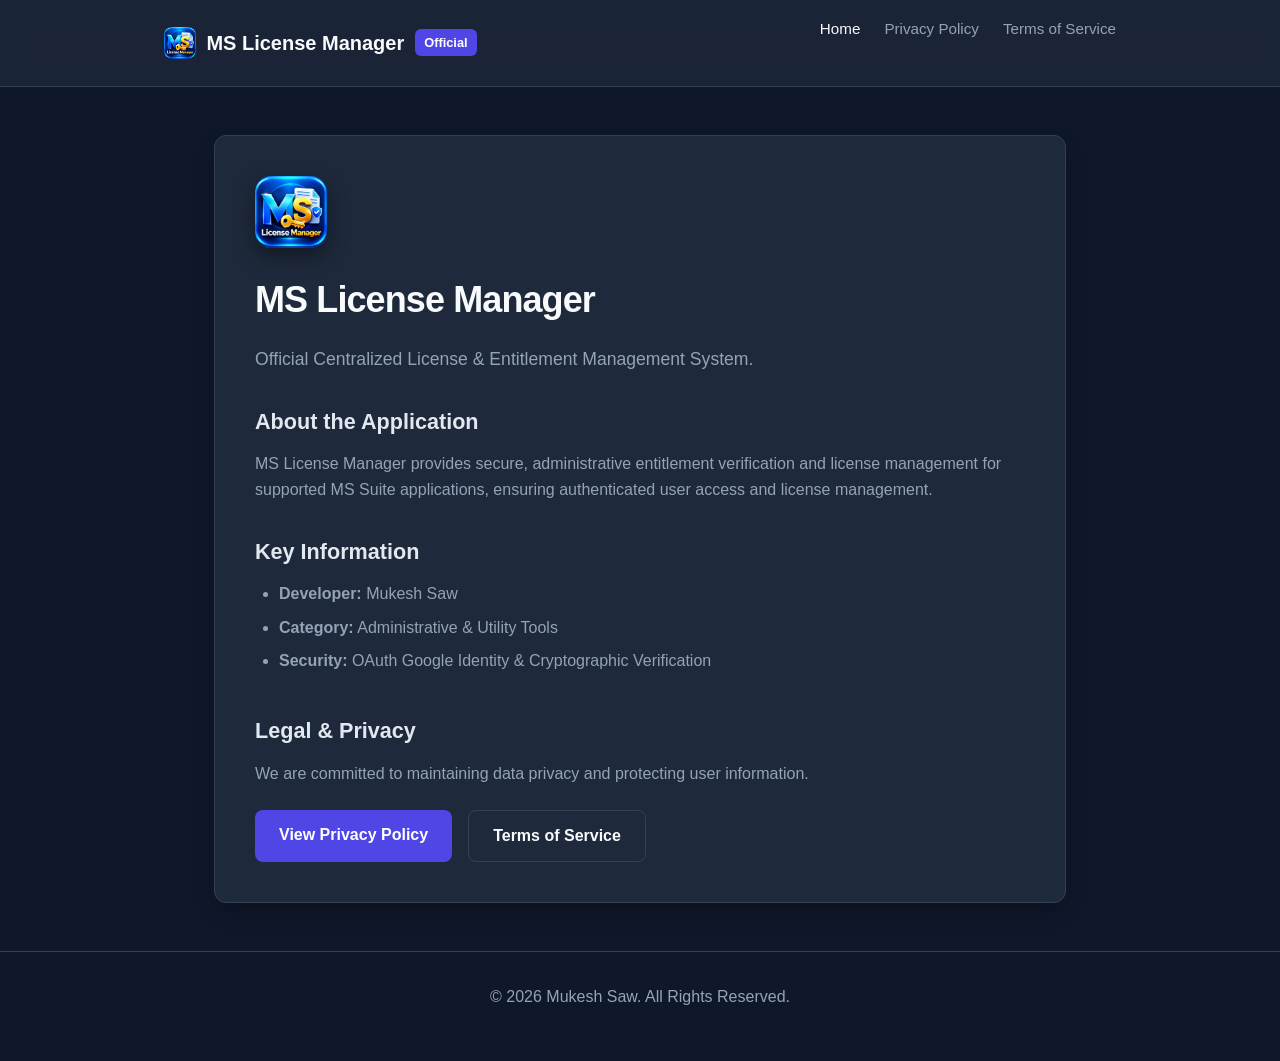
<file: index.html>
<!DOCTYPE html>
<html lang="en">
<head>
  <meta charset="UTF-8">
  <meta name="viewport" content="width=device-width, initial-scale=1.0">
  <title>MS License Manager - Official Portal</title>
  <link rel="stylesheet" href="style.css">
</head>
<body>

  <header>
    <div class="nav-container">
      <a href="index.html" class="logo">
        <img src="icon.png" alt="App Icon" class="logo-img">
        <span>MS License Manager</span>
        <span class="logo-badge">Official</span>
      </a>
      <ul class="nav-links">
        <li><a href="index.html" class="active">Home</a></li>
        <li><a href="privacy-policy.html">Privacy Policy</a></li>
        <li><a href="terms.html">Terms of Service</a></li>
      </ul>
    </div>
  </header>

  <main>
    <div class="card">
      <img src="icon.png" alt="MS License Manager Logo" class="hero-icon">
      <h1>MS License Manager</h1>
      <p class="subtitle">Official Centralized License & Entitlement Management System.</p>

      <h2>About the Application</h2>
      <p>MS License Manager provides secure, administrative entitlement verification and license management for supported MS Suite applications, ensuring authenticated user access and license management.</p>

      <h2>Key Information</h2>
      <ul>
        <li><strong>Developer:</strong> Mukesh Saw</li>
        <li><strong>Category:</strong> Administrative & Utility Tools</li>
        <li><strong>Security:</strong> OAuth Google Identity & Cryptographic Verification</li>
      </ul>

      <h2 style="margin-top: 2.5rem;">Legal & Privacy</h2>
      <p>We are committed to maintaining data privacy and protecting user information.</p>
      <div style="margin-top: 1.5rem; display: flex; gap: 1rem;">
        <a href="privacy-policy.html" class="btn">View Privacy Policy</a>
        <a href="terms.html" class="btn" style="background: transparent; border: 1px solid var(--border); color: var(--text-main);">Terms of Service</a>
      </div>
    </div>
  </main>

  <footer>
    <p>&copy; 2026 Mukesh Saw. All Rights Reserved.</p>
  </footer>

</body>
</html>
</file>
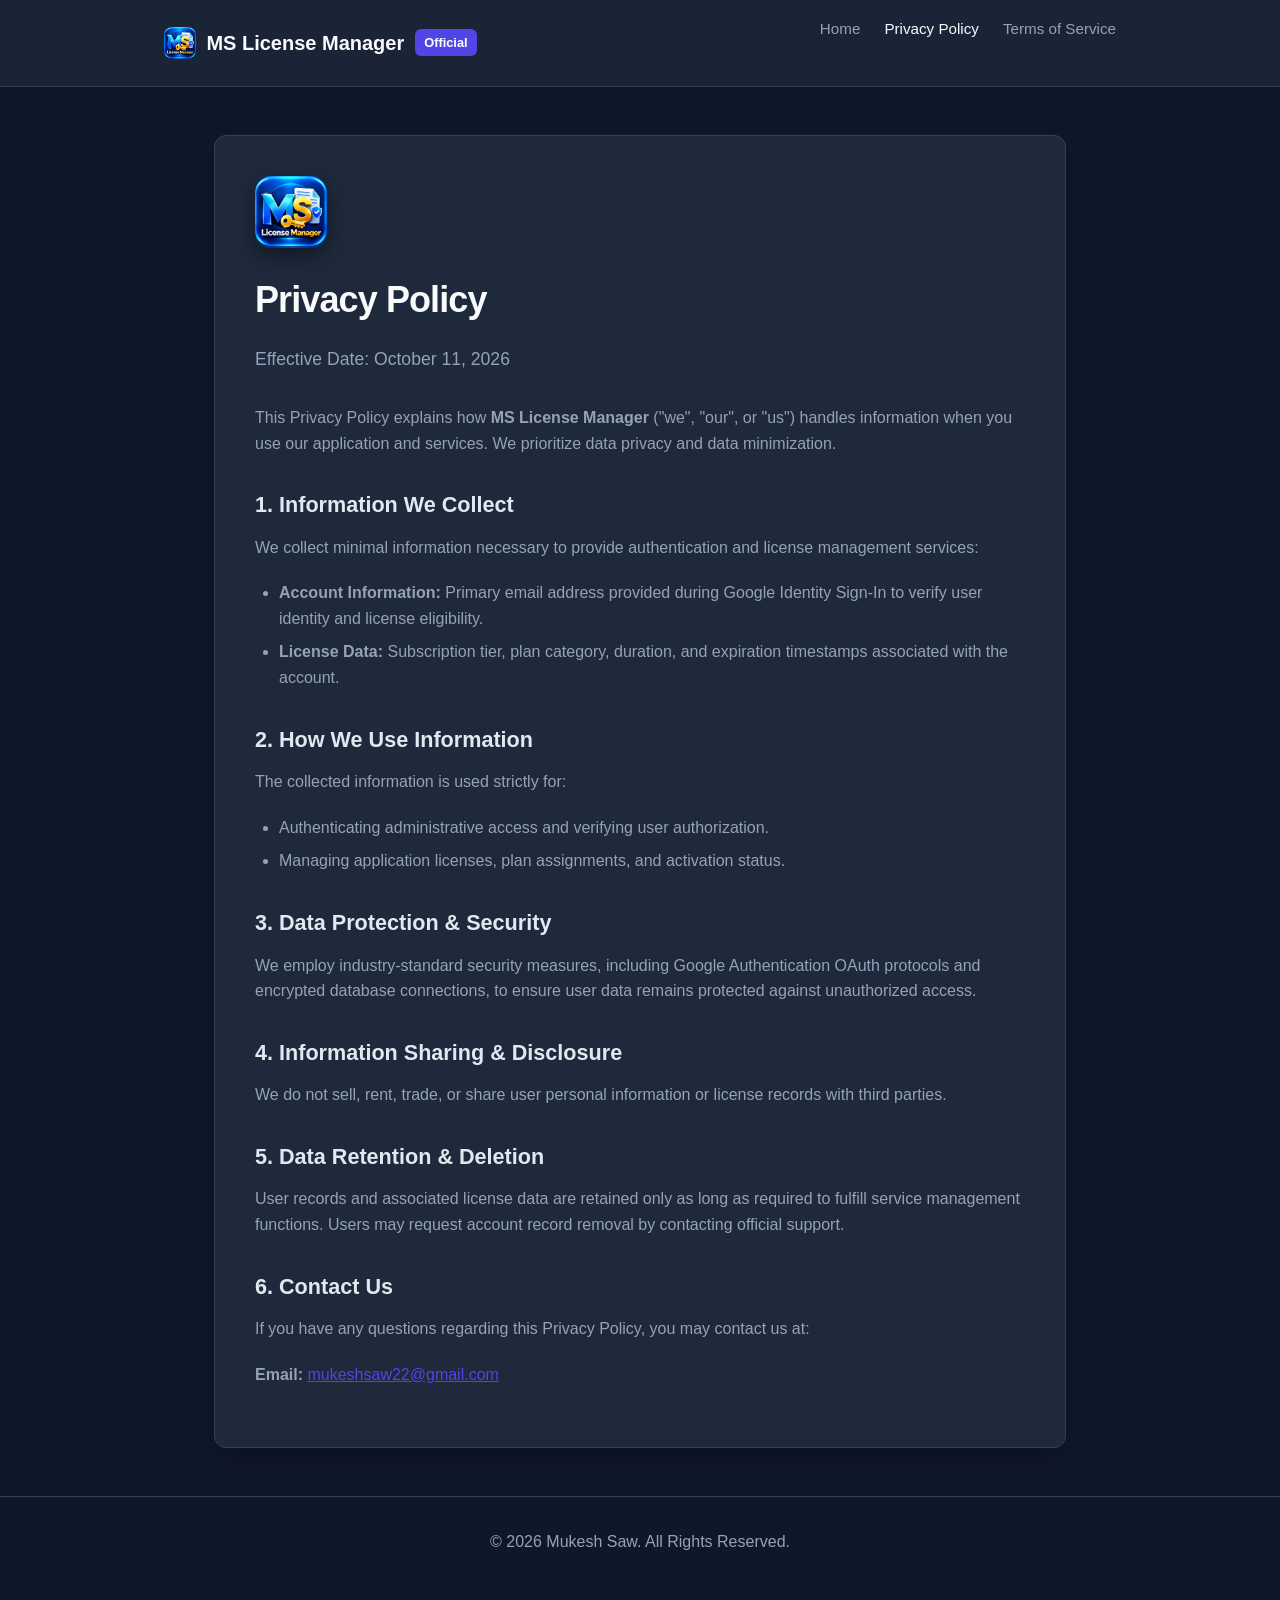
<file: privacy-policy.html>
<!DOCTYPE html>
<html lang="en">
<head>
  <meta charset="UTF-8">
  <meta name="viewport" content="width=device-width, initial-scale=1.0">
  <title>Privacy Policy - MS License Manager</title>
  <link rel="stylesheet" href="style.css">
</head>
<body>

  <header>
    <div class="nav-container">
      <a href="index.html" class="logo">
        <img src="icon.png" alt="App Icon" class="logo-img">
        <span>MS License Manager</span>
        <span class="logo-badge">Official</span>
      </a>
      <ul class="nav-links">
        <li><a href="index.html">Home</a></li>
        <li><a href="privacy-policy.html" class="active">Privacy Policy</a></li>
        <li><a href="terms.html">Terms of Service</a></li>
      </ul>
    </div>
  </header>

  <main>
    <div class="card">
      <img src="icon.png" alt="MS License Manager Logo" class="hero-icon">
      <h1>Privacy Policy</h1>
      <p class="subtitle">Effective Date: October 11, 2026</p>

      <p>This Privacy Policy explains how <strong>MS License Manager</strong> ("we", "our", or "us") handles information when you use our application and services. We prioritize data privacy and data minimization.</p>

      <h2>1. Information We Collect</h2>
      <p>We collect minimal information necessary to provide authentication and license management services:</p>
      <ul>
        <li><strong>Account Information:</strong> Primary email address provided during Google Identity Sign-In to verify user identity and license eligibility.</li>
        <li><strong>License Data:</strong> Subscription tier, plan category, duration, and expiration timestamps associated with the account.</li>
      </ul>

      <h2>2. How We Use Information</h2>
      <p>The collected information is used strictly for:</p>
      <ul>
        <li>Authenticating administrative access and verifying user authorization.</li>
        <li>Managing application licenses, plan assignments, and activation status.</li>
      </ul>

      <h2>3. Data Protection & Security</h2>
      <p>We employ industry-standard security measures, including Google Authentication OAuth protocols and encrypted database connections, to ensure user data remains protected against unauthorized access.</p>

      <h2>4. Information Sharing & Disclosure</h2>
      <p>We do not sell, rent, trade, or share user personal information or license records with third parties.</p>

      <h2>5. Data Retention & Deletion</h2>
      <p>User records and associated license data are retained only as long as required to fulfill service management functions. Users may request account record removal by contacting official support.</p>

      <h2>6. Contact Us</h2>
      <p>If you have any questions regarding this Privacy Policy, you may contact us at:</p>
      <p><strong>Email:</strong> <a href="mailto:mukeshsaw22@gmail.com" style="color: var(--primary);">mukeshsaw22@gmail.com</a></p>
    </div>
  </main>

  <footer>
    <p>&copy; 2026 Mukesh Saw. All Rights Reserved.</p>
  </footer>

</body>
</html>
</file>
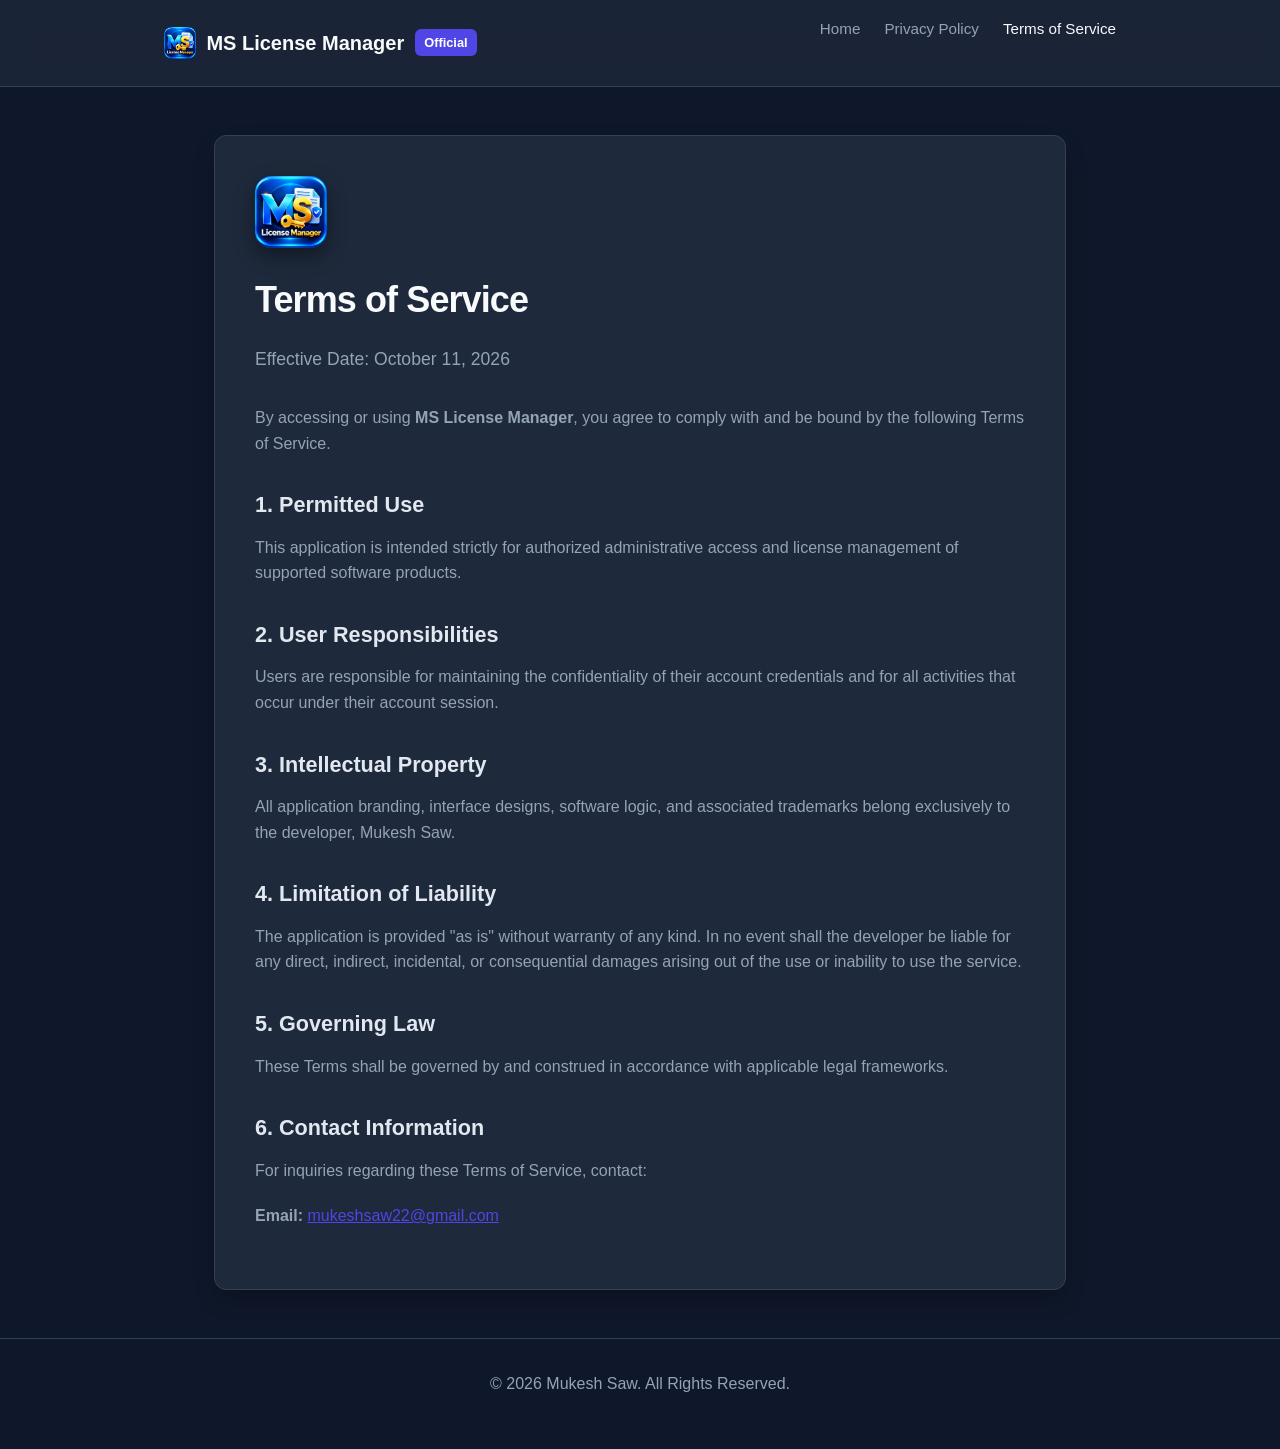
<file: terms.html>
<!DOCTYPE html>
<html lang="en">
<head>
  <meta charset="UTF-8">
  <meta name="viewport" content="width=device-width, initial-scale=1.0">
  <title>Terms of Service - MS License Manager</title>
  <link rel="stylesheet" href="style.css">
</head>
<body>

  <header>
    <div class="nav-container">
      <a href="index.html" class="logo">
        <img src="icon.png" alt="App Icon" class="logo-img">
        <span>MS License Manager</span>
        <span class="logo-badge">Official</span>
      </a>
      <ul class="nav-links">
        <li><a href="index.html">Home</a></li>
        <li><a href="privacy-policy.html">Privacy Policy</a></li>
        <li><a href="terms.html" class="active">Terms of Service</a></li>
      </ul>
    </div>
  </header>

  <main>
    <div class="card">
      <img src="icon.png" alt="MS License Manager Logo" class="hero-icon">
      <h1>Terms of Service</h1>
      <p class="subtitle">Effective Date: October 11, 2026</p>

      <p>By accessing or using <strong>MS License Manager</strong>, you agree to comply with and be bound by the following Terms of Service.</p>

      <h2>1. Permitted Use</h2>
      <p>This application is intended strictly for authorized administrative access and license management of supported software products.</p>

      <h2>2. User Responsibilities</h2>
      <p>Users are responsible for maintaining the confidentiality of their account credentials and for all activities that occur under their account session.</p>

      <h2>3. Intellectual Property</h2>
      <p>All application branding, interface designs, software logic, and associated trademarks belong exclusively to the developer, Mukesh Saw.</p>

      <h2>4. Limitation of Liability</h2>
      <p>The application is provided "as is" without warranty of any kind. In no event shall the developer be liable for any direct, indirect, incidental, or consequential damages arising out of the use or inability to use the service.</p>

      <h2>5. Governing Law</h2>
      <p>These Terms shall be governed by and construed in accordance with applicable legal frameworks.</p>

      <h2>6. Contact Information</h2>
      <p>For inquiries regarding these Terms of Service, contact:</p>
      <p><strong>Email:</strong> <a href="mailto:mukeshsaw22@gmail.com" style="color: var(--primary);">mukeshsaw22@gmail.com</a></p>
    </div>
  </main>

  <footer>
    <p>&copy; 2026 Mukesh Saw. All Rights Reserved.</p>
  </footer>

</body>
</html>
</file>
<file: style.css>
:root {
  --primary: #4F46E5;
  --primary-hover: #4338CA;
  --bg: #0F172A;
  --card-bg: #1E293B;
  --text-main: #F8FAFC;
  --text-muted: #94A3B8;
  --border: #334155;
}

* {
  box-sizing: border-box;
  margin: 0;
  padding: 0;
}

body {
  font-family: -apple-system, BlinkMacSystemFont, "Segoe UI", Roboto, Helvetica, Arial, sans-serif;
  background-color: var(--bg);
  color: var(--text-main);
  line-height: 1.6;
  display: flex;
  flex-direction: column;
  min-height: 100vh;
}

header {
  border-bottom: 1px solid var(--border);
  background: rgba(30, 41, 59, 0.8);
  backdrop-filter: blur(12px);
  position: sticky;
  top: 0;
  z-index: 50;
}

.nav-container {
  max-width: 1000px;
  margin: 0 auto;
  padding: 1rem 1.5rem;
  display: flex;
  align-items: center;
  justify-content: space-between;
}

.logo {
  font-size: 1.25rem;
  font-weight: 800;
  color: var(--text-main);
  text-decoration: none;
  display: flex;
  align-items: center;
  gap: 0.65rem;
}

.logo-img {
  width: 32px;
  height: 32px;
  border-radius: 8px;
  object-fit: cover;
}

.hero-icon {
  width: 72px;
  height: 72px;
  border-radius: 16px;
  object-fit: cover;
  margin-bottom: 1rem;
  box-shadow: 0 8px 20px rgba(0, 0, 0, 0.4);
}

.logo-badge {
  background: var(--primary);
  color: white;
  padding: 0.2rem 0.6rem;
  border-radius: 6px;
  font-size: 0.8rem;
}

.nav-links {
  display: flex;
  gap: 1.5rem;
  list-style: none;
}

.nav-links a {
  color: var(--text-muted);
  text-decoration: none;
  font-size: 0.95rem;
  font-weight: 500;
  transition: color 0.2s;
}

.nav-links a:hover,
.nav-links a.active {
  color: var(--text-main);
}

main {
  flex: 1;
  max-width: 900px;
  width: 100%;
  margin: 0 auto;
  padding: 3rem 1.5rem;
}

.card {
  background: var(--card-bg);
  border: 1px solid var(--border);
  border-radius: 12px;
  padding: 2.5rem;
  box-shadow: 0 10px 25px -5px rgba(0, 0, 0, 0.3);
}

h1 {
  font-size: 2.25rem;
  font-weight: 800;
  margin-bottom: 1rem;
  letter-spacing: -0.025em;
}

.subtitle {
  color: var(--text-muted);
  font-size: 1.1rem;
  margin-bottom: 2rem;
}

h2 {
  font-size: 1.35rem;
  font-weight: 700;
  margin-top: 2rem;
  margin-bottom: 0.75rem;
  color: #E2E8F0;
}

p, ul {
  color: var(--text-muted);
  margin-bottom: 1.25rem;
  font-size: 1rem;
}

ul {
  padding-left: 1.5rem;
}

li {
  margin-bottom: 0.5rem;
}

footer {
  border-top: 1px solid var(--border);
  padding: 2rem 1.5rem;
  text-align: center;
  color: var(--text-muted);
  font-size: 0.875rem;
}

.btn {
  display: inline-block;
  background: var(--primary);
  color: white;
  padding: 0.75rem 1.5rem;
  border-radius: 8px;
  text-decoration: none;
  font-weight: 600;
  transition: background 0.2s;
}

.btn:hover {
  background: var(--primary-hover);
}
</file>
